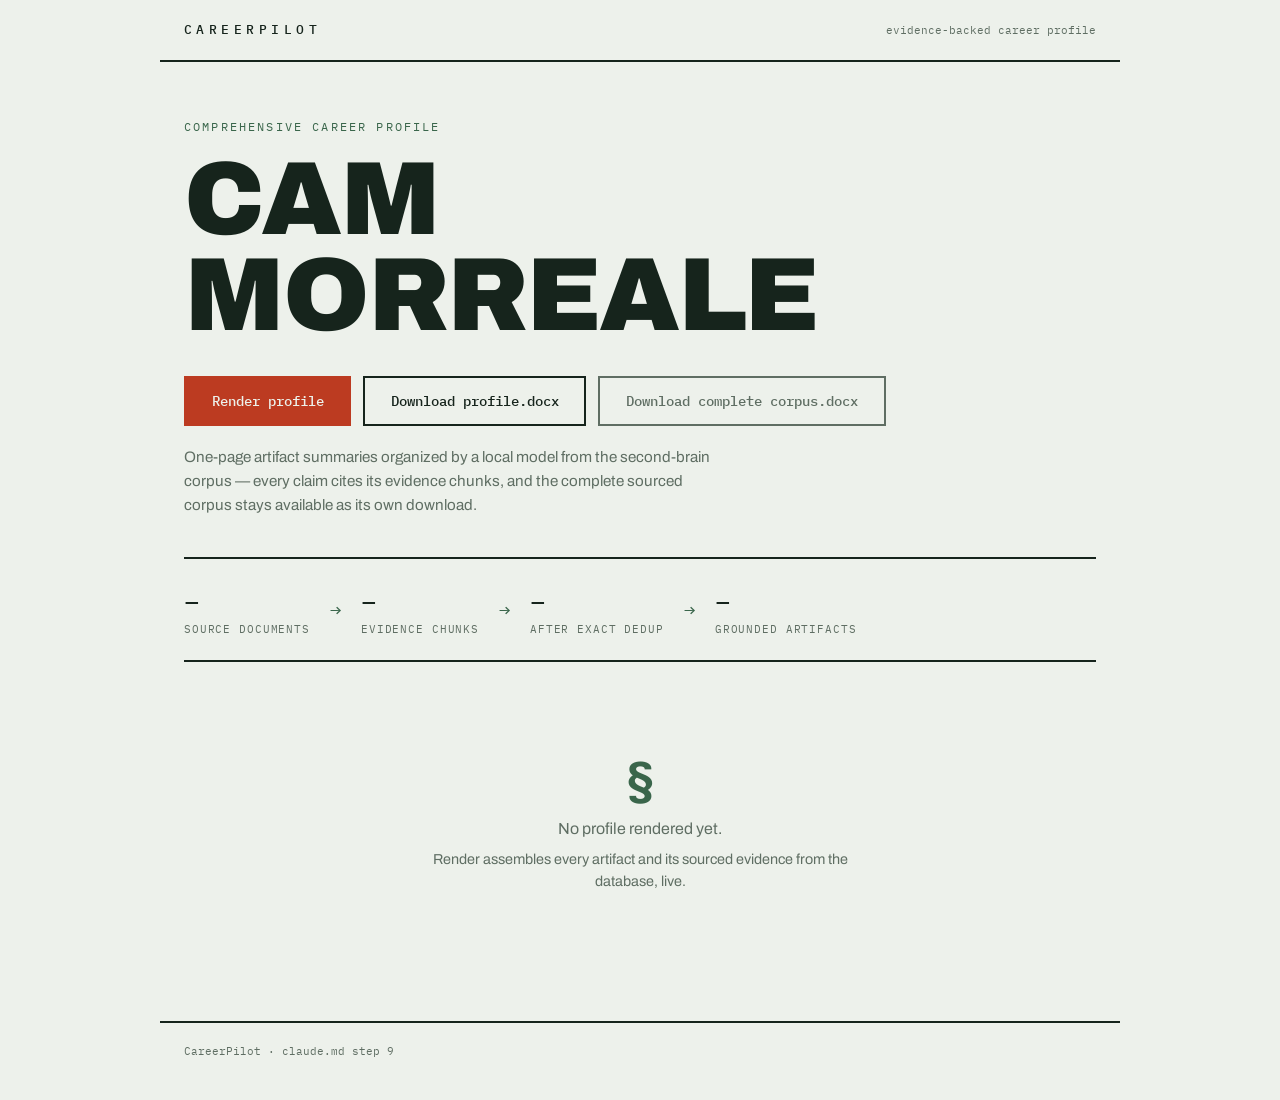
<file: app/static/index.html>
<!DOCTYPE html>
<html lang="en">
<head>
<meta charset="utf-8">
<meta name="viewport" content="width=device-width, initial-scale=1">
<title>Cam Morreale — Career Profile · CareerPilot</title>
<link rel="preconnect" href="https://fonts.googleapis.com">
<link rel="preconnect" href="https://fonts.gstatic.com" crossorigin>
<link href="https://fonts.googleapis.com/css2?family=Archivo:wght@400;500;700;900&family=IBM+Plex+Mono:wght@400;500&display=swap" rel="stylesheet">
<link rel="stylesheet" href="styles.css">
</head>
<body>

<header class="masthead">
  <span class="wordmark">CAREERPILOT</span>
  <span class="masthead-note">evidence-backed career profile</span>
</header>

<main>
  <section class="profile-head">
    <p class="eyebrow">Comprehensive career profile</p>
    <h1>Cam<br>Morreale</h1>
    <div class="actions">
      <button id="render-btn" class="btn btn-primary" type="button">Render profile</button>
      <a id="download-btn" class="btn btn-secondary" href="/api/profile/download" download>Download profile.docx</a>
      <a id="corpus-btn" class="btn btn-tertiary" href="/api/corpus/download" download>Download complete corpus.docx</a>
    </div>
    <p class="assembly-note">One-page artifact summaries organized by a local model
       from the second-brain corpus — every claim cites its evidence chunks, and the
       complete sourced corpus stays available as its own download.</p>
  </section>

  <section class="pipeline" id="pipeline" aria-label="Evidence pipeline">
    <ol class="chain">
      <li><span class="chain-num" id="stat-documents">–</span><span class="chain-label">source documents</span></li>
      <li aria-hidden="true" class="chain-arrow">→</li>
      <li><span class="chain-num" id="stat-chunks">–</span><span class="chain-label">evidence chunks</span></li>
      <li aria-hidden="true" class="chain-arrow">→</li>
      <li><span class="chain-num" id="stat-canonical">–</span><span class="chain-label">after exact dedup</span></li>
      <li aria-hidden="true" class="chain-arrow">→</li>
      <li><span class="chain-num" id="stat-artifacts">–</span><span class="chain-label">grounded artifacts</span></li>
    </ol>
  </section>

  <section id="profile-body" class="profile-body">
    <div class="empty-state" id="empty-state">
      <p class="empty-mark">§</p>
      <p>No profile rendered yet.</p>
      <p class="empty-hint">Render assembles every artifact and its sourced evidence
         from the database, live.</p>
    </div>
  </section>
</main>

<footer class="colophon">
  <span>CareerPilot · claude.md step 9</span>
  <span id="verify-line" class="verify" hidden>RENDERED FROM EVIDENCE · <span id="verify-count"></span> CITED CHUNKS</span>
</footer>

<script src="app.js"></script>
</body>
</html>
</file>
<file: app/static/styles.css>
/* CareerPilot — the evidence ledger.
   Palette: sage ledger paper, green-black ink, archive green structure,
   stamp red reserved for provenance marks and the render action. */

:root {
  --paper: #EDF1EB;
  --paper-deep: #E3E9E1;
  --ink: #16241C;
  --archive: #3A664B;
  --stamp: #BC3B21;
  --muted: #5F6E63;
  --rule: #C6D0C6;
}

* { box-sizing: border-box; margin: 0; padding: 0; }

html { scroll-behavior: smooth; }
@media (prefers-reduced-motion: reduce) {
  html { scroll-behavior: auto; }
  *, *::before, *::after { animation: none !important; transition: none !important; }
}

body {
  background: var(--paper);
  color: var(--ink);
  font-family: "Archivo", system-ui, sans-serif;
  font-size: 16px;
  line-height: 1.55;
}

main { max-width: 60rem; margin: 0 auto; padding: 0 1.5rem; }

/* ---------------------------------------------------------- masthead */
.masthead {
  display: flex; justify-content: space-between; align-items: baseline;
  max-width: 60rem; margin: 0 auto; padding: 1.25rem 1.5rem;
  border-bottom: 2px solid var(--ink);
}
.wordmark {
  font-family: "IBM Plex Mono", monospace; font-weight: 500;
  letter-spacing: 0.35em; font-size: 0.8rem;
}
.masthead-note {
  font-family: "IBM Plex Mono", monospace;
  font-size: 0.7rem; color: var(--muted);
}

/* ------------------------------------------------------ profile head */
.profile-head { padding: 3.5rem 0 2.5rem; }
.eyebrow {
  font-family: "IBM Plex Mono", monospace; font-size: 0.75rem;
  color: var(--archive); letter-spacing: 0.18em; text-transform: uppercase;
  margin-bottom: 1rem;
}
h1 {
  font-weight: 900; text-transform: uppercase;
  font-size: clamp(3.2rem, 10vw, 6.5rem);
  line-height: 0.92; letter-spacing: -0.02em;
  margin-bottom: 2rem;
}
.actions { display: flex; gap: 0.75rem; flex-wrap: wrap; margin-bottom: 1.25rem; }
.btn {
  font-family: "IBM Plex Mono", monospace; font-size: 0.85rem; font-weight: 500;
  padding: 0.8rem 1.6rem; border: 2px solid var(--ink);
  cursor: pointer; text-decoration: none; display: inline-block;
  background: transparent; color: var(--ink);
  transition: transform 120ms ease, box-shadow 120ms ease;
}
.btn:hover { transform: translate(-2px, -2px); box-shadow: 3px 3px 0 var(--ink); }
.btn:focus-visible { outline: 3px solid var(--stamp); outline-offset: 2px; }
.btn-primary { background: var(--stamp); border-color: var(--stamp); color: var(--paper); }
.btn-primary:hover { box-shadow: 3px 3px 0 var(--ink); }
.btn[disabled] { opacity: 0.55; cursor: wait; transform: none; box-shadow: none; }
.btn-tertiary { border-color: var(--muted); color: var(--muted); }
.btn-tertiary:hover { border-color: var(--ink); color: var(--ink); }
.assembly-note { color: var(--muted); max-width: 34rem; font-size: 0.95rem; }

/* ---------------------------------------------------------- pipeline */
.pipeline {
  border-top: 2px solid var(--ink); border-bottom: 2px solid var(--ink);
  padding: 1.4rem 0;
}
.chain {
  list-style: none; display: flex; align-items: center;
  gap: 1.25rem; flex-wrap: wrap;
  font-family: "IBM Plex Mono", monospace;
}
.chain li { display: flex; flex-direction: column; }
.chain-num { font-size: 1.6rem; font-weight: 500; }
.chain-label {
  font-size: 0.68rem; color: var(--muted);
  letter-spacing: 0.08em; text-transform: uppercase;
}
.chain-arrow { color: var(--archive); font-size: 1.2rem; }

/* -------------------------------------------------------- empty state */
.empty-state { padding: 5rem 0; text-align: center; color: var(--muted); }
.empty-mark { font-size: 3rem; color: var(--archive); font-weight: 700; }
.empty-hint { font-size: 0.9rem; max-width: 26rem; margin: 0.4rem auto 0; }

/* ---------------------------------------------------------- sections */
.profile-section { padding: 2.75rem 0 0.5rem; }
.section-head {
  display: flex; align-items: baseline; gap: 1rem;
  border-bottom: 2px solid var(--archive); padding-bottom: 0.5rem;
  margin-bottom: 1.5rem;
}
.section-head h2 {
  font-weight: 900; text-transform: uppercase; letter-spacing: 0.01em;
  font-size: 1.6rem;
}
.section-count {
  font-family: "IBM Plex Mono", monospace; font-size: 0.75rem;
  color: var(--archive); margin-left: auto;
}

.artifact { border: 2px solid var(--ink); background: var(--paper); margin-bottom: 1.25rem; }
.artifact-head { padding: 1.1rem 1.25rem 0.9rem; }
.artifact-head h3 { font-size: 1.15rem; font-weight: 700; }
.artifact-meta {
  font-family: "IBM Plex Mono", monospace; font-size: 0.72rem;
  color: var(--muted); margin-top: 0.3rem;
}
.artifact-grounding {
  font-size: 0.88rem; color: var(--muted);
  padding: 0 1.25rem 1rem; max-width: 46rem;
}

.summary-body { padding: 0 1.25rem 1rem; }
.summary-overview { font-size: 0.95rem; max-width: 46rem; margin-bottom: 0.6rem; }
.summary-subhead {
  font-family: "IBM Plex Mono", monospace; font-size: 0.72rem;
  color: var(--archive); letter-spacing: 0.14em; text-transform: uppercase;
  margin: 0.9rem 0 0.35rem;
}
.summary-body .evidence-list { margin-bottom: 0.4rem; }
.artifact > .trace { margin: 0 1.25rem 1.1rem; }

.artifact details { border-top: 1.5px solid var(--rule); }
.artifact summary {
  font-family: "IBM Plex Mono", monospace; font-size: 0.78rem;
  padding: 0.7rem 1.25rem; cursor: pointer; color: var(--archive);
  list-style: none; display: flex; align-items: center; gap: 0.6rem;
}
.artifact summary::before { content: "+"; color: var(--stamp); font-weight: 700; }
.artifact details[open] summary::before { content: "–"; }
.artifact summary:focus-visible { outline: 3px solid var(--stamp); outline-offset: -3px; }

.source-group { padding: 0 1.25rem 1.1rem; }
.trace {
  font-family: "IBM Plex Mono", monospace; font-size: 0.7rem;
  background: var(--paper-deep); color: var(--ink);
  padding: 0.4rem 0.6rem; margin: 0.6rem 0;
  border-left: 3px solid var(--stamp);
  overflow-wrap: anywhere;
}
.trace .sha { color: var(--muted); }
.evidence-list { list-style: none; }
.evidence-list li {
  padding: 0.28rem 0 0.28rem 1rem; position: relative;
  font-size: 0.92rem; max-width: 46rem;
}
.evidence-list li::before {
  content: ""; position: absolute; left: 0; top: 0.75em;
  width: 0.4rem; height: 2px; background: var(--archive);
}
.evidence-page {
  font-family: "IBM Plex Mono", monospace; font-size: 0.68rem;
  color: var(--muted); margin-left: 0.4rem; white-space: nowrap;
}

.resolved-note {
  font-family: "IBM Plex Mono", monospace; font-size: 0.72rem;
  color: var(--muted); padding: 1.5rem 0;
}

/* ---------------------------------------------------------- colophon */
.colophon {
  max-width: 60rem; margin: 3rem auto 0; padding: 1.25rem 1.5rem 2.5rem;
  border-top: 2px solid var(--ink);
  display: flex; justify-content: space-between; flex-wrap: wrap; gap: 0.5rem;
  font-family: "IBM Plex Mono", monospace; font-size: 0.7rem; color: var(--muted);
}
.verify { color: var(--stamp); letter-spacing: 0.08em; }

/* -------------------------------------------------------------- reveal */
.reveal { animation: rise 420ms ease both; }
@keyframes rise {
  from { opacity: 0; transform: translateY(10px); }
  to   { opacity: 1; transform: none; }
}

@media (max-width: 40rem) {
  .chain { gap: 0.75rem; }
  .chain-arrow { display: none; }
  .chain li { flex-basis: 40%; }
}
</file>
